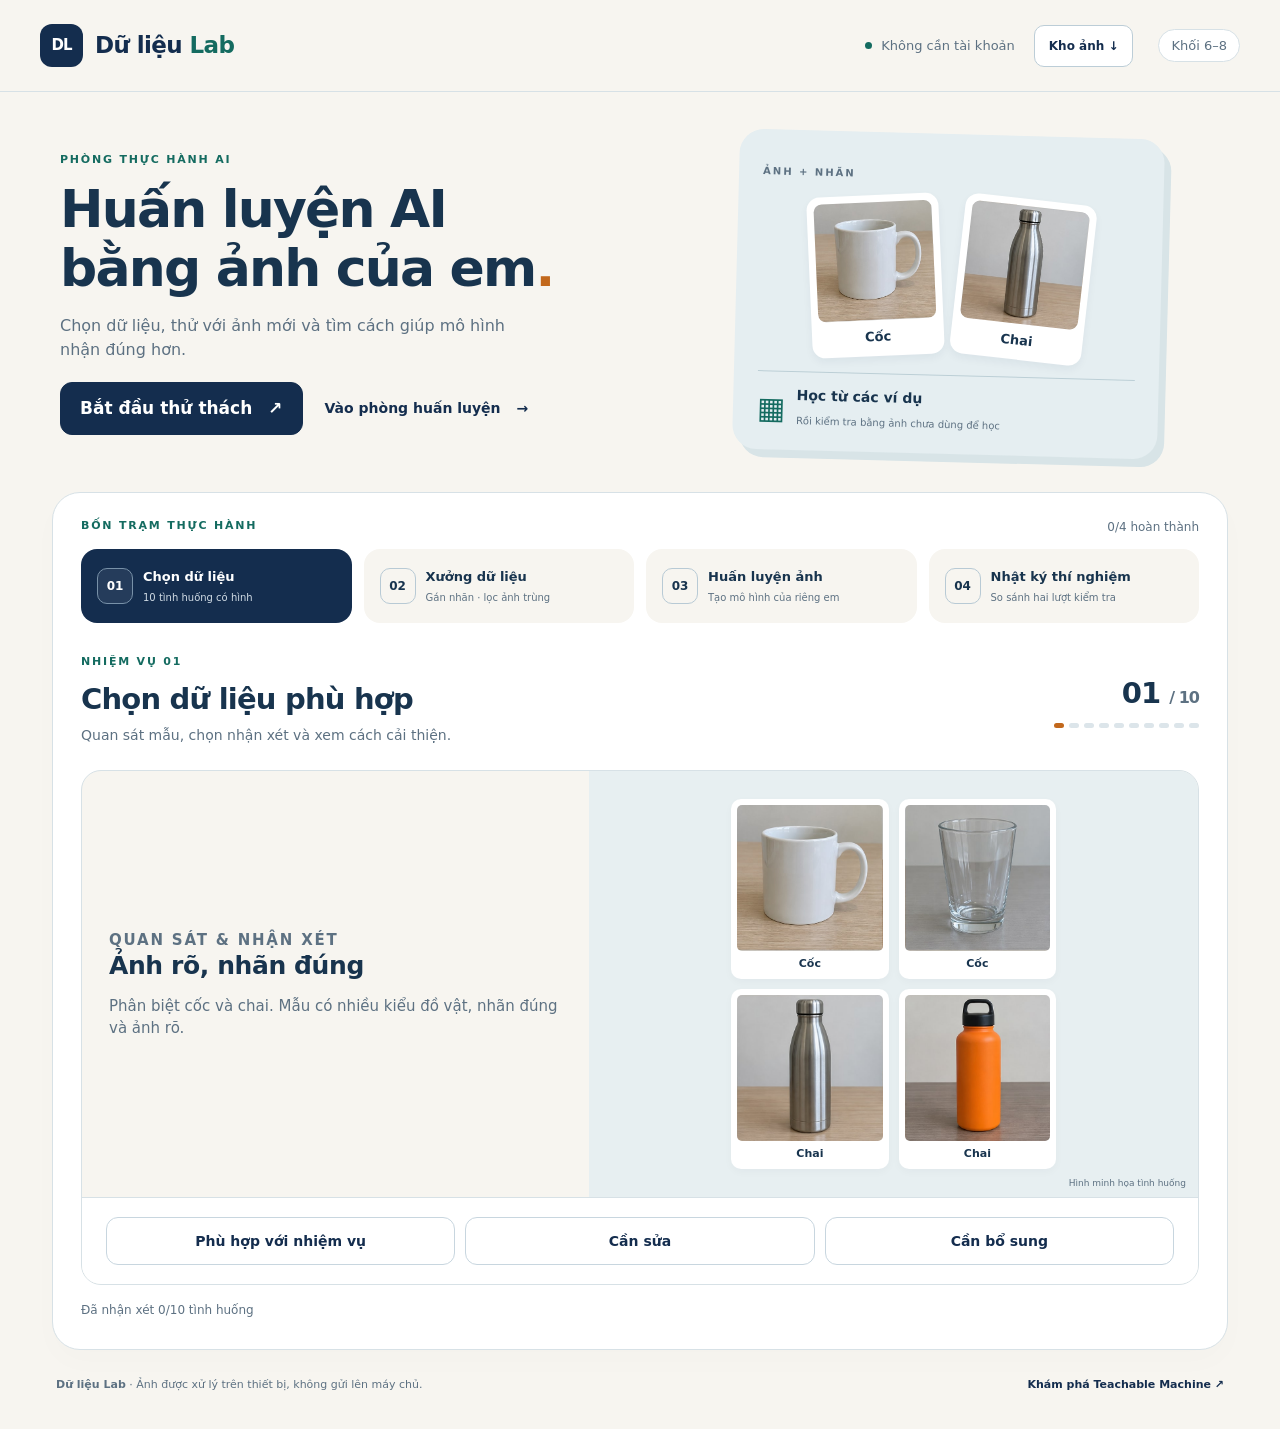
<file: index.html>
<!doctype html>
<html lang="vi">
<head>
  <meta charset="utf-8"><meta name="viewport" content="width=device-width,initial-scale=1">
  <meta name="theme-color" content="#142d4e"><meta name="description" content="Thực hành chọn dữ liệu, huấn luyện bộ phân loại ảnh và so sánh kết quả trên iPad. Không cần tài khoản.">
  <title>Dữ liệu Lab · Thử nghiệm AI</title><link rel="stylesheet" href="style.css?v=4">
</head>
<body>
<a class="skip" href="#workspace">Vào phần thực hành</a>
<header class="site-header"><a class="brand" href="./" aria-label="Dữ liệu Lab — trang chủ"><span class="brand-icon" aria-hidden="true">DL</span><span>Dữ liệu <b>Lab</b></span></a><div class="header-meta"><span class="online-dot" aria-hidden="true"></span>Không cần tài khoản <a class="header-resource" href="tai-anh.html">Kho ảnh ↓</a><span class="class-pill">Khối 6–8</span></div></header>
<main>
  <section class="intro" aria-labelledby="introTitle">
    <div><p class="eyebrow">PHÒNG THỰC HÀNH AI</p><h1 id="introTitle">Huấn luyện AI<br>bằng ảnh của em<span>.</span></h1><p>Chọn dữ liệu, thử với ảnh mới và tìm cách giúp mô hình nhận đúng hơn.</p><div class="hero-actions"><button id="startQuality">Bắt đầu thử thách <span aria-hidden="true">↗</span></button><button id="startModel" class="text-button">Vào phòng huấn luyện <span aria-hidden="true">→</span></button></div></div>
    <div class="hero-study" aria-label="Ví dụ minh họa: ảnh cốc và ảnh chai đi kèm nhãn"><span class="study-stamp">ẢNH + NHÃN</span><div class="study-photos"><div class="study-photo"><div class="photo-object cup" role="img" aria-label="Ảnh minh họa một chiếc cốc"></div><span>Cốc</span></div><div class="study-photo"><div class="photo-object bottle" role="img" aria-label="Ảnh minh họa một chai kim loại"></div><span>Chai</span></div></div><div class="study-caption"><span class="mini-squares" aria-hidden="true">▦</span><div><b>Học từ các ví dụ</b><small>Rồi kiểm tra bằng ảnh chưa dùng để học</small></div></div></div>
  </section>

  <div id="workspace" class="workspace">
    <div class="journey-heading"><p class="eyebrow">BỐN TRẠM THỰC HÀNH</p><span id="missionCount">0/4 hoàn thành</span></div>
    <nav class="mission-nav" role="tablist" aria-label="Các nhiệm vụ">
      <button id="tab-quality" role="tab" aria-selected="true" aria-controls="quality" data-tab="quality" class="active"><span class="mission-number" id="badge-quality">01</span><span><b>Chọn dữ liệu</b><small>10 tình huống có hình</small></span><span class="mission-arrow" aria-hidden="true">→</span></button>
      <button id="tab-workshop" role="tab" aria-selected="false" aria-controls="workshop" data-tab="workshop" tabindex="-1"><span class="mission-number" id="badge-workshop">02</span><span><b>Xưởng dữ liệu</b><small>Gán nhãn · lọc ảnh trùng</small></span><span class="mission-arrow" aria-hidden="true">→</span></button>
      <button id="tab-model" role="tab" aria-selected="false" aria-controls="model" data-tab="model" tabindex="-1"><span class="mission-number" id="badge-model">03</span><span><b>Huấn luyện ảnh</b><small>Tạo mô hình của riêng em</small></span><span class="mission-arrow" aria-hidden="true">→</span></button>
      <button id="tab-report" role="tab" aria-selected="false" aria-controls="report" data-tab="report" tabindex="-1"><span class="mission-number" id="badge-report">04</span><span><b>Nhật ký thí nghiệm</b><small>So sánh hai lượt kiểm tra</small></span><span class="mission-arrow" aria-hidden="true">→</span></button>
    </nav>

    <section id="quality" class="tab" role="tabpanel" aria-labelledby="tab-quality">
      <div class="section-head"><div><p class="eyebrow">NHIỆM VỤ 01</p><h2 tabindex="-1">Chọn dữ liệu phù hợp</h2><p>Quan sát mẫu, chọn nhận xét và xem cách cải thiện.</p></div><div class="quiz-meter"><strong id="caseCounter">01 <span>/ 10</span></strong><div id="quizDots" class="quiz-dots" aria-label="Tiến độ tình huống"></div></div></div>
      <div id="case"></div><div id="caseFeedback" role="status" aria-live="polite"></div><div class="quiz-bottom"><p id="caseProgress"></p><button id="nextCase" hidden>Tình huống tiếp theo <span aria-hidden="true">→</span></button></div>
    </section>

    <section id="workshop" class="tab" role="tabpanel" aria-labelledby="tab-workshop" hidden>
 <div class="section-head"><div><p class="eyebrow">NHIỆM VỤ 02</p><h2 tabindex="-1">Xưởng dữ liệu</h2><p>Tự gán nhãn và loại các bản sao trước khi huấn luyện.</p></div><a class="upload secondary" href="tai-anh.html">Mở kho ảnh ↓</a></div>
 <div class="workshop-tabs" role="tablist" aria-label="Hoạt động xưởng dữ liệu"><button role="tab" id="ws-labels" aria-selected="true" aria-controls="label-lab" data-workshop="labels" class="active">Gán nhãn 12 ảnh</button><button role="tab" id="ws-duplicates" aria-selected="false" aria-controls="duplicate-lab" data-workshop="duplicates" tabindex="-1">Lọc ảnh trùng</button></div>
 <section id="label-lab" role="tabpanel" aria-labelledby="ws-labels"><div class="workshop-instruction"><h3>Chọn Cốc hoặc Chai cho từng ảnh</h3><span id="labelCount" class="count">0/12 ảnh có nhãn</span></div><div id="labelGrid" class="label-grid"></div><p id="labelFeedback" class="workshop-feedback" role="status"></p><div class="action-row"><button id="checkLabels">Kiểm tra bộ nhãn</button><button id="resetLabels" class="secondary">Gán nhãn lại</button><button id="useLabeledData" class="secondary" disabled>Dùng bộ này để huấn luyện →</button></div></section>
 <section id="duplicate-lab" role="tabpanel" aria-labelledby="ws-duplicates" hidden><div class="workshop-instruction"><div><h3>Loại bản sao, giữ mỗi ảnh một lần</h3><p>Ảnh khác góc chụp vẫn là ảnh khác. Bấm vào ảnh muốn loại.</p></div><span id="duplicateCount" class="count">Đang giữ 10 ảnh</span></div><div id="duplicateGrid" class="duplicate-grid"></div><p id="duplicateFeedback" class="workshop-feedback" role="status"></p><div class="action-row"><button id="checkDuplicates">Kiểm tra bộ ảnh</button><button id="resetDuplicates" class="secondary">Làm lại</button></div></section>
 <p class="small">Ảnh trong xưởng là ảnh minh họa tổng hợp. Có thể tải các bộ ảnh ở Kho ảnh để dùng trong công cụ khác.</p>
</section>

    <section id="model" class="tab" role="tabpanel" aria-labelledby="tab-model" hidden>
      <div class="section-head"><div><p class="eyebrow">NHIỆM VỤ 03</p><h2 tabindex="-1">Bộ phân loại của em</h2><p>Hai đồ vật · Ít nhất 6 ảnh mỗi nhãn · 4 ảnh kiểm tra riêng</p></div><button id="demo" class="secondary">Thử bộ ảnh minh họa <span aria-hidden="true">↗</span></button></div>
      <div class="studio-guide"><span><b>1</b> Thu thập ảnh</span><span><b>2</b> Huấn luyện</span><span><b>3</b> Kiểm tra ảnh mới</span><span><b>4</b> Bổ sung và so sánh</span></div>
      <div class="classes">
        <section class="class-card"><div class="class-top"><span class="class-letter">A</span><label for="name0">Nhãn thứ nhất</label><span id="count0" class="count">0 ảnh</span></div><input id="name0" value="Cốc" maxlength="24"><div id="gallery0" class="gallery"></div><div class="collection-goal"><span id="goal0">Mục tiêu: 6 ảnh</span><div class="goal-track"><i id="fill0"></i></div></div><div class="uploads"><label class="upload">Chụp ảnh<input type="file" accept="image/*" capture="environment" data-class="0" aria-label="Chụp ảnh cho nhãn thứ nhất"></label><label class="upload secondary">Thêm từ thư viện<input type="file" accept="image/*" multiple data-class="0" aria-label="Thêm ảnh cho nhãn thứ nhất"></label></div><button class="plain" data-clear="0">Xóa ảnh nhãn này</button></section>
        <section class="class-card"><div class="class-top"><span class="class-letter class-b">B</span><label for="name1">Nhãn thứ hai</label><span id="count1" class="count">0 ảnh</span></div><input id="name1" value="Chai" maxlength="24"><div id="gallery1" class="gallery"></div><div class="collection-goal"><span id="goal1">Mục tiêu: 6 ảnh</span><div class="goal-track"><i id="fill1"></i></div></div><div class="uploads"><label class="upload">Chụp ảnh<input type="file" accept="image/*" capture="environment" data-class="1" aria-label="Chụp ảnh cho nhãn thứ hai"></label><label class="upload secondary">Thêm từ thư viện<input type="file" accept="image/*" multiple data-class="1" aria-label="Thêm ảnh cho nhãn thứ hai"></label></div><button class="plain" data-clear="1">Xóa ảnh nhãn này</button></section>
      </div>
      <div class="trainbar"><div><span class="eyebrow">MÔ HÌNH PHÂN LOẠI</span><p id="trainStatus" role="status">Thêm ảnh cho cả hai nhãn để bắt đầu.</p></div><button id="train">Huấn luyện mô hình <span aria-hidden="true">→</span></button></div>
      <div class="test-layout">
        <section class="test-bank panel"><p class="eyebrow">GIỮ RIÊNG ĐỂ KIỂM TRA</p><h3>Bộ ảnh kiểm tra</h3><p>Thêm 4 ảnh mới. Giữ bộ này để dùng lại sau khi huấn luyện lần hai.</p><label class="upload secondary bank-upload">Thêm ảnh kiểm tra<input id="bankFiles" type="file" accept="image/*" multiple aria-label="Thêm ảnh vào bộ kiểm tra riêng"></label><div id="bankGallery" class="bank-gallery"></div><p id="bankStatus" class="small"></p><button id="clearBank" class="plain" hidden>Xóa bộ ảnh kiểm tra</button></section>
        <section class="testing panel"><div class="test-title"><div><p class="eyebrow">DÙNG MÔ HÌNH</p><h3>Thử một ảnh mới</h3></div><span id="testCount" class="count">0 ảnh đã thử</span></div><div class="uploads"><label class="upload">Chụp ảnh kiểm tra<input id="testCapture" type="file" accept="image/*" capture="environment"></label><label class="upload secondary">Chọn ảnh kiểm tra<input id="testFile" type="file" accept="image/*"></label><button id="demoTest" class="secondary" hidden>Ảnh minh họa mới</button></div><div id="prediction" aria-live="polite"><div class="prediction-empty"><span aria-hidden="true">▧</span><p>Chọn một ảnh trong bộ kiểm tra<br>hoặc chụp một ảnh mới.</p></div></div><div id="mark" class="truth-box" hidden><p>Nhãn thật của ảnh này là gì?</p><button id="truth0"></button><button id="truth1" class="secondary"></button></div><p id="modelMessage" class="message" role="status"></p></section>
      </div>
      <section class="experiment panel"><div class="section-head"><div><p class="eyebrow">LƯU LẠI QUAN SÁT</p><h3>Lượt kiểm tra hiện tại</h3></div><p id="score" role="status">Chưa ghi kết quả kiểm tra.</p></div><div id="testTrail" class="test-trail" aria-label="Các kết quả đã ghi"></div><label for="change">Dữ liệu của lượt này có gì khác?</label><textarea id="change" rows="2" placeholder="Ví dụ: lượt 1 chỉ có một nền; lượt 2 bổ sung cả hai đồ vật trên nhiều nền."></textarea><div class="action-row"><button id="saveRound">Lưu lượt kiểm tra</button><button id="resetTests" class="secondary">Bắt đầu lượt kiểm tra mới</button><button id="viewReport" class="text-button">Mở nhật ký →</button></div></section>
      <details><summary>Cách mô hình hoạt động và cách chụp ảnh</summary><p>Mô hình k-NN so sánh ảnh mới với 3 ví dụ gần nhất, dựa trên ảnh thu nhỏ 16 × 16 điểm ảnh. Vì vậy, nền, vị trí và ánh sáng có thể ảnh hưởng mạnh đến dự đoán. Nó khác mô hình học sâu của Teachable Machine.</p><p>Chụp vật gần và ở giữa ảnh, đổi góc chụp và nền. Không dùng ảnh mặt hoặc thông tin cá nhân. Nếu nút Chụp ảnh không mở camera, hãy chụp bằng ứng dụng Camera rồi thêm từ thư viện.</p><p>Ảnh chỉ ở trong bộ nhớ của trình duyệt. Tải lại trang sẽ mất ảnh và mô hình, nhưng nhật ký đã lưu vẫn còn trên thiết bị. Bộ ảnh minh họa là hình vẽ tổng hợp để làm quen thao tác.</p></details>
    </section>

    <section id="report" class="tab" role="tabpanel" aria-labelledby="tab-report" hidden>
      <div class="section-head"><div><p class="eyebrow">NHIỆM VỤ 04</p><h2 tabindex="-1">Nhật ký thí nghiệm</h2><p>So sánh hai lượt bằng cùng bộ ảnh kiểm tra.</p></div><button id="backToModel" class="secondary">Tiếp tục huấn luyện →</button></div>
      <div id="comparison"></div><div id="rounds"></div><section class="panel conclusion-panel"><h3>Kết luận của em</h3><p>Nêu số ảnh đúng, dữ liệu đã thay đổi và một trường hợp còn nhận sai.</p><label class="sr-only" for="conclusion">Kết luận dựa trên kết quả</label><textarea id="conclusion" rows="4" placeholder="Lượt 1 đúng …/4; lượt 2 đúng …/4. Em đã thêm … Ảnh … vẫn bị nhận nhầm."></textarea><div class="action-row"><button id="download">Tải báo cáo văn bản ↓</button><button id="resetAll" class="plain">Xóa nhật ký đã lưu</button></div><p id="reportStatus" class="message" role="status"></p></section>
    </section>
  </div>
  <footer><span><b>Dữ liệu Lab</b> · Ảnh được xử lý trên thiết bị, không gửi lên máy chủ.</span><a href="https://teachablemachine.withgoogle.com/train/image" target="_blank" rel="noopener">Khám phá Teachable Machine ↗</a></footer>
</main>
<script src="app.js?v=4"></script><script src="workshop.js?v=4"></script>
</body></html>
</file>
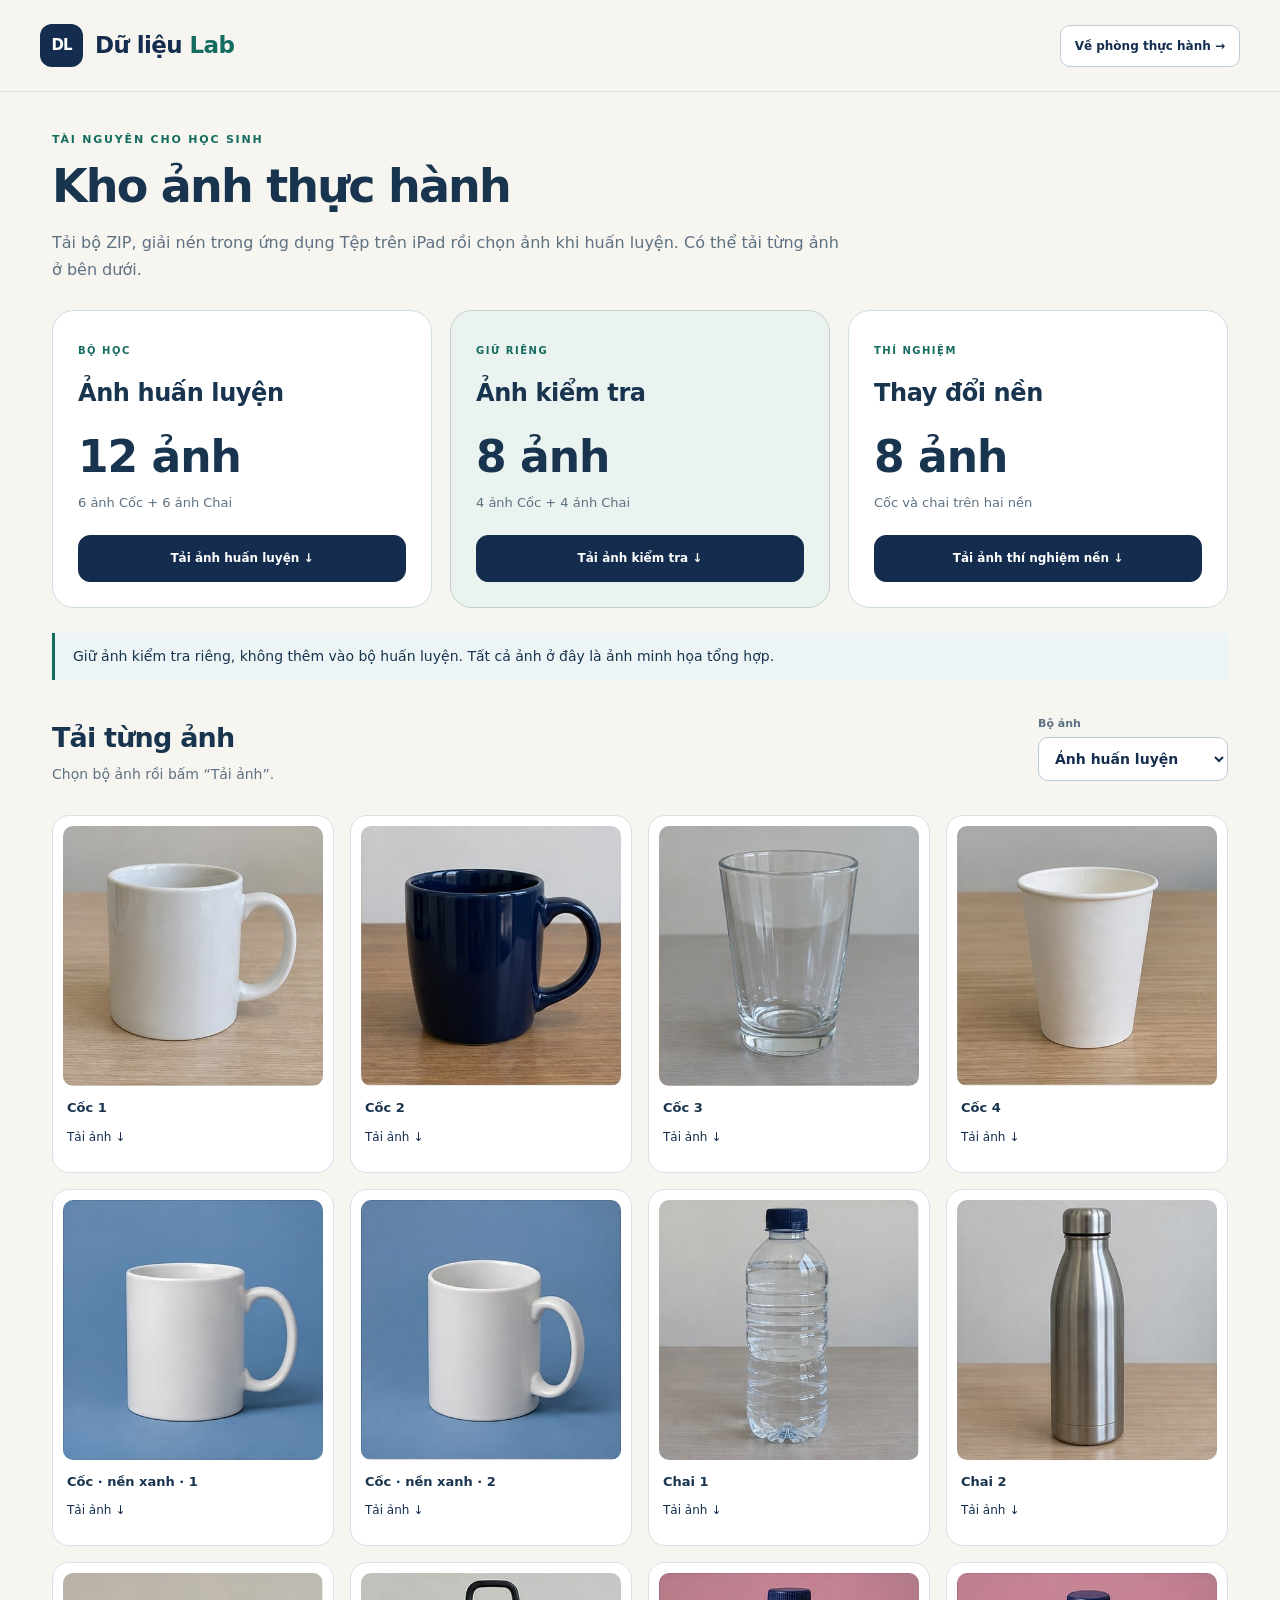
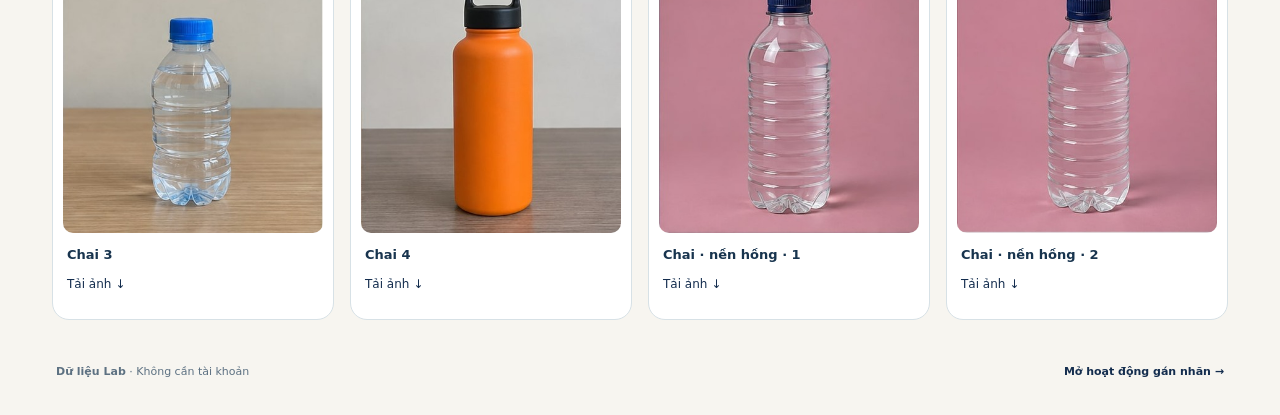
<file: tai-anh.html>
<!doctype html><html lang="vi"><head><meta charset="utf-8"><meta name="viewport" content="width=device-width,initial-scale=1"><title>Kho ảnh thực hành · Dữ liệu Lab</title><link rel="stylesheet" href="style.css?v=4"></head><body>
<header class="site-header"><a class="brand" href="./"><span class="brand-icon" aria-hidden="true">DL</span><span>Dữ liệu <b>Lab</b></span></a><a class="header-resource" href="./#workshop">Về phòng thực hành →</a></header>
<main class="resource-main"><section class="resource-intro"><p class="eyebrow">TÀI NGUYÊN CHO HỌC SINH</p><h1>Kho ảnh thực hành</h1><p>Tải bộ ZIP, giải nén trong ứng dụng Tệp trên iPad rồi chọn ảnh khi huấn luyện. Có thể tải từng ảnh ở bên dưới.</p></section>
<section class="download-packs" aria-label="Các bộ ảnh tải xuống">
<article class="download-pack"><span class="pack-label">BỘ HỌC</span><h2>Ảnh huấn luyện</h2><strong>12 ảnh</strong><p>6 ảnh Cốc + 6 ảnh Chai</p><a class="upload" href="downloads/anh-huan-luyen.zip" download>Tải ảnh huấn luyện ↓</a></article>
<article class="download-pack test-pack"><span class="pack-label">GIỮ RIÊNG</span><h2>Ảnh kiểm tra</h2><strong>8 ảnh</strong><p>4 ảnh Cốc + 4 ảnh Chai</p><a class="upload" href="downloads/anh-kiem-tra.zip" download>Tải ảnh kiểm tra ↓</a></article>
<article class="download-pack"><span class="pack-label">THÍ NGHIỆM</span><h2>Thay đổi nền</h2><strong>8 ảnh</strong><p>Cốc và chai trên hai nền</p><a class="upload" href="downloads/thi-nghiem-nen.zip" download>Tải ảnh thí nghiệm nền ↓</a></article>
</section>
<p class="resource-rule">Giữ ảnh kiểm tra riêng, không thêm vào bộ huấn luyện. Tất cả ảnh ở đây là ảnh minh họa tổng hợp.</p>
<section aria-labelledby="individualTitle"><div class="section-head"><div><h2 id="individualTitle">Tải từng ảnh</h2><p>Chọn bộ ảnh rồi bấm “Tải ảnh”.</p></div><label class="resource-filter">Bộ ảnh<select id="resourceFilter"><option value="train">Ảnh huấn luyện</option><option value="test">Ảnh kiểm tra</option><option value="background">Thí nghiệm nền</option></select></label></div><div id="resourceGrid" class="resource-grid"></div><p id="resourceStatus" role="status"></p></section>
<footer><span><b>Dữ liệu Lab</b> · Không cần tài khoản</span><a href="./#workshop-labels">Mở hoạt động gán nhãn →</a></footer></main><script src="resources.js?v=4"></script></body></html>
</file>
<file: style.css>
@charset "UTF-8";
:root{--navy:#142d4e;--ink:#18344e;--blue:#244d70;--orange:#c2681c;--cream:#f7f5f0;--muted:#5d7182;--teal:#146b60;--pale:#eaf2f4;--line:#d7e1e6;--red:#a83e4a;--white:#fff;--radius:22px}
*{box-sizing:border-box}html{scroll-behavior:smooth;scroll-padding-top:20px}body{margin:0;background:var(--cream);color:var(--ink);font:17px/1.5 ui-sans-serif,system-ui,-apple-system,"Segoe UI",sans-serif}button,input,textarea{font:inherit}button,a,.upload{-webkit-tap-highlight-color:transparent}button,.upload{border:1px solid var(--navy);background:var(--navy);color:white;padding:13px 19px;border-radius:12px;font-weight:700;min-height:48px;cursor:pointer;display:inline-flex;align-items:center;justify-content:center;gap:16px;text-decoration:none;transition:background .18s,transform .18s}button:hover,.upload:hover{background:#254c6e}button:active,.upload:active{transform:translateY(1px)}button:disabled{opacity:.48;cursor:not-allowed;transform:none}.secondary{background:var(--white);color:var(--navy);border-color:#b7c9d5}.secondary:hover{background:#edf4f6}.plain,.text-button{background:none;color:var(--navy);border:0;padding:8px 2px}.plain{font-size:14px;text-decoration:underline;color:var(--muted)}.text-button:hover,.plain:hover{background:transparent;color:var(--teal)}button:focus-visible,a:focus-visible,input:focus-visible,textarea:focus-visible,summary:focus-visible,.upload:focus-within{outline:3px solid #d27a25;outline-offset:4px}.skip{position:absolute;left:20px;top:-100px;z-index:5;background:white;padding:12px}.skip:focus{top:10px}.sr-only{position:absolute;width:1px;height:1px;overflow:hidden;clip:rect(0,0,0,0);white-space:nowrap}a{color:var(--navy)}[hidden]{display:none!important}
.site-header{max-width:1320px;margin:auto;display:flex;align-items:center;justify-content:space-between;padding:24px 40px;border-bottom:1px solid var(--line)}.brand{display:flex;align-items:center;gap:12px;text-decoration:none;font-size:23px;font-weight:750;letter-spacing:-.6px}.brand b{color:var(--teal)}.brand-icon{display:grid;place-items:center;background:var(--navy);color:white;border-radius:12px;width:43px;height:43px;font-size:15px;letter-spacing:-1px}.header-meta{display:flex;align-items:center;gap:9px;font-size:13px;color:var(--muted)}.online-dot{width:7px;height:7px;background:var(--teal);border-radius:50%}.class-pill{padding:6px 12px;border:1px solid var(--line);border-radius:100px;margin-left:16px;background:white}main{max-width:1240px;margin:auto;padding:0 32px}.intro{display:grid;grid-template-columns:1.25fr 1fr;align-items:center;gap:70px;padding:42px 8px 38px}.eyebrow{font-size:11px;font-weight:800;letter-spacing:1.8px;color:var(--teal);margin:0 0 11px}h1{font-size:clamp(34px,4.2vw,52px);line-height:1.14;letter-spacing:-1.8px;margin:0 0 15px}h1>span{color:var(--orange)}.intro>div>p:not(.eyebrow){font-size:16px;max-width:450px;color:var(--muted);margin:0 0 20px}.hero-actions{display:flex;align-items:center;gap:20px;flex-wrap:wrap}.hero-actions .text-button{font-size:14px}.hero-study{position:relative;border-radius:24px;padding:27px 24px 18px;background:#e5eef1;max-width:425px;transform:rotate(1.5deg);box-shadow:7px 8px 0 #d8e4e7}.study-stamp{font-size:10px;font-weight:800;letter-spacing:2px;color:var(--muted)}.study-photos{display:flex;justify-content:center;gap:16px;margin:10px 0 18px}.study-photo{width:132px;padding:7px;background:white;border-radius:13px;box-shadow:0 4px 8px #142d4e0d;transform:rotate(-4deg)}.study-photo+div{transform:rotate(5deg)}.study-photo>span{display:block;text-align:center;font-size:13px;font-weight:750;padding:7px 0 2px}.photo-object{aspect-ratio:1;background-image:url("assets/objects.jpg");background-size:400% 200%;border-radius:8px;background-position:0 0}.photo-object.bottle{background-position:33.333% 100%}.study-caption{display:flex;align-items:center;gap:11px;border-top:1px solid #bccfd6;padding-top:13px}.study-caption b{display:block;font-size:14px}.study-caption small{font-size:10px;color:var(--muted)}.mini-squares{font-size:30px;color:var(--teal)}
.workspace{background:#fff;border:1px solid var(--line);border-radius:28px;padding:25px 28px 30px;box-shadow:0 12px 30px #142d4e04}.journey-heading{display:flex;align-items:center;justify-content:space-between;margin-bottom:13px}.journey-heading .eyebrow{margin:0}.journey-heading>span{font-size:12px;color:var(--muted)}.mission-nav{display:grid;grid-template-columns:repeat(3,minmax(0,1fr));gap:12px}.mission-nav button{background:var(--cream);border:1px solid transparent;color:var(--ink);text-align:left;justify-content:flex-start;padding:17px 15px;border-radius:16px;gap:13px}.mission-nav button.active{background:var(--navy);color:white}.mission-nav button:hover{border-color:#9cb4c3}.mission-number{border:1px solid #b8cad5;border-radius:10px;width:36px;height:36px;display:grid;place-items:center;font-size:12px;flex-shrink:0}.active .mission-number{border-color:#7891a8;background:#ffffff12}.mission-number.complete{background:var(--teal);color:#fff;border-color:var(--teal)}.mission-nav b{display:block;font-size:14px}.mission-nav small{font-size:10px;color:var(--muted);font-weight:500;display:block;margin-top:4px}.mission-nav .active small{color:#d1dce5}.mission-arrow{margin-left:auto;font-size:19px}.tab{padding:31px 0 0}.section-head{display:flex;justify-content:space-between;gap:25px;align-items:center;margin:0 0 24px}.section-head h2{font-size:29px;line-height:1.2;letter-spacing:-.8px;margin:0 0 9px}.section-head p:not(.eyebrow){font-size:14px;color:var(--muted);margin:0}.section-head h3{margin:0;font-size:23px}.quiz-meter{text-align:right;min-width:140px}.quiz-meter>strong{font-size:29px;letter-spacing:-1px}.quiz-meter>strong span{font-size:16px;color:var(--muted)}.quiz-dots{display:flex;gap:5px;margin-top:7px}.quiz-dots i{width:10px;height:5px;border-radius:3px;background:#dce5ea}.quiz-dots i.current{background:var(--orange)}.quiz-dots i.done{background:var(--teal)}#case{border:1px solid var(--line);border-radius:20px;overflow:hidden;background:var(--cream)}.case-layout{display:grid;grid-template-columns:1fr 1.2fr;min-height:300px}.case-copy{padding:29px 27px;display:flex;flex-direction:column;justify-content:center}.case-copy h3{font-size:25px;line-height:1.23;letter-spacing:-.4px;margin:0 0 13px}.case-copy p{font-size:15px;color:var(--muted);margin:0}.case-visual{min-height:270px;background:#e7eff1;padding:24px;display:flex;align-items:center;justify-content:center;gap:10px;position:relative}.sample-grid{display:grid;grid-template-columns:repeat(2,1fr);gap:10px;max-width:330px;width:100%}.sample-grid.six{grid-template-columns:repeat(3,1fr)}.sample-photo{background:#fff;border-radius:10px;padding:6px;min-width:0;box-shadow:0 3px 8px #142d4e08}.sample-photo>div{aspect-ratio:1;background-size:400% 200%;border-radius:5px}.sample-photo>span{font-size:11px;text-align:center;display:block;padding:5px 0 1px;font-weight:700}.visual-caption{position:absolute;bottom:7px;right:12px;font-size:9px;color:var(--muted)}.choices{padding:19px 24px;display:flex;gap:10px;background:white;border-top:1px solid var(--line)}.choices button{flex:1;font-size:14px;background:#fff;color:var(--navy);border-color:#c8d6df;gap:9px;padding:12px}.choices button:hover{background:#f0f5f7}.choices button.selected{border:2px solid var(--navy);background:#edf3f6}.choices button.correct-choice{border-color:var(--teal);background:#e4f3ed;color:#0c584d}.choices button:disabled{opacity:.75}#caseFeedback:not(:empty){background:#eaf4ee;border:1px solid #c4dfd1;border-radius:13px;padding:16px 20px;margin-top:15px}#caseFeedback.revisit{background:#fff3e7;border-color:#e9cbaa}#caseFeedback strong{font-size:15px}#caseFeedback p{font-size:14px;margin:5px 0 0;color:#405b56}#caseFeedback.revisit p{color:#765331}.quiz-bottom{display:flex;justify-content:space-between;align-items:center;gap:15px;margin-top:16px}#caseProgress{font-size:12px;color:var(--muted);margin:0}.case-summary{padding:40px;text-align:center}.summary-mark{display:grid;place-items:center;margin:0 auto 18px;width:60px;height:60px;border-radius:50%;background:#def0e7;color:var(--teal);font-size:30px}.case-summary h3{font-size:28px;margin:0 0 12px}.case-summary p{color:var(--muted)}.summary-actions{display:flex;justify-content:center;gap:12px;flex-wrap:wrap;margin-top:23px}.mini-pair{display:flex;gap:12px;width:100%;max-width:370px}.mini-pair>div{flex:1;text-align:center;min-width:0}.mini-pair b{font-size:11px;display:block;margin-bottom:8px}.mini-pair .sample-photo{margin-bottom:8px}.text-samples{width:100%;display:grid;gap:12px}.text-samples>div{background:white;border:1px solid #cddde4;border-radius:13px;padding:15px;font-size:17px;font-weight:700}.text-samples small{font-size:11px;display:block;color:var(--teal);font-weight:600;margin-top:7px}.text-board{background:var(--navy);color:white;border:8px solid #d1ac74;border-radius:8px;padding:28px;font-size:27px;font-weight:800;text-align:center}.text-board>span{filter:blur(7px);display:block}.voice-grid{display:grid;grid-template-columns:repeat(3,1fr);gap:9px;width:100%}.voice-sample{background:white;padding:15px 7px;border-radius:12px;text-align:center;font-size:10px}.wave{height:40px;display:flex;justify-content:center;gap:3px;align-items:center;margin:6px 0}.wave i{width:4px;background:var(--teal);border-radius:4px}.wave i:nth-child(5n+1){height:12px}.wave i:nth-child(5n+2){height:29px}.wave i:nth-child(5n+3){height:38px}.wave i:nth-child(5n+4){height:21px}.wave i:nth-child(5n){height:15px}.noise-sample{max-width:330px;width:100%;padding:20px;background:white;border-radius:17px;text-align:center}.noise-sample>span{font-size:13px;color:var(--muted)}.noise-sample b{display:block;margin-top:10px}.condition-label{background:var(--navy);border-radius:14px;color:white;font-size:14px;padding:19px;max-width:160px}.condition-label b{display:block;margin-bottom:7px}
.studio-guide{display:flex;justify-content:space-between;gap:10px;font-size:12px;padding:16px;background:var(--pale);border-radius:14px;margin-bottom:22px}.studio-guide b{display:inline-grid;place-items:center;width:25px;height:25px;border-radius:8px;background:#fff;margin-right:6px;color:var(--teal)}.classes{display:grid;grid-template-columns:1fr 1fr;gap:20px}.class-card{border:1px solid var(--line);border-radius:20px;padding:21px;background:white}.class-top{display:flex;align-items:center;gap:10px;margin-bottom:13px}.class-top label{margin:0;font-size:12px;color:var(--muted)}.class-letter{width:29px;height:29px;display:grid;place-items:center;background:var(--navy);color:white;border-radius:9px;font-size:12px;font-weight:800}.class-letter.class-b{background:var(--teal)}.count{padding:5px 9px;border-radius:8px;background:#edf2f5;font-size:11px;white-space:nowrap;color:var(--muted);font-weight:650}.class-top .count{margin-left:auto}input:not([type=file]),textarea{border:1px solid #bccdd7;border-radius:11px;background:#fff;color:var(--ink);width:100%;padding:12px 14px}input:not([type=file]){font-size:22px;font-weight:750;margin-bottom:15px}textarea{resize:vertical;min-height:83px;font-size:15px;line-height:1.6;margin-bottom:15px}label{font-size:14px;font-weight:700;display:block;margin:0 0 10px}.uploads{display:flex;gap:8px;flex-wrap:wrap;margin:15px 0 4px}.upload{position:relative;overflow:hidden;margin:0;font-size:12px;gap:6px;min-height:47px;padding:12px 13px}.upload input{position:absolute;inset:0;width:100%;height:100%;opacity:0;cursor:pointer}.gallery{display:grid;grid-template-columns:repeat(4,1fr);gap:7px;min-height:96px;max-height:230px;overflow:auto;align-content:start}.gallery-empty{grid-column:1/-1;border:1px dashed #bdd0dc;background:#f6f9fa;border-radius:12px;min-height:96px;display:flex;align-items:center;justify-content:center;gap:10px;color:var(--muted);font-size:13px}.gallery-empty>span{font-size:25px}.sample-thumb{position:relative;aspect-ratio:1;margin:0}.sample-thumb img{width:100%;height:100%;object-fit:cover;border:1px solid var(--line);border-radius:9px}.remove-photo{position:absolute;right:2px;top:2px;padding:0;width:26px;height:26px;min-height:26px;display:grid;place-items:center;background:#142d4ee6;border:1px solid #fff9;border-radius:50%;font-size:18px;font-weight:400}.collection-goal{margin-top:12px;font-size:11px;color:var(--muted)}.goal-track{height:4px;background:#e4ecef;border-radius:3px;margin-top:7px;overflow:hidden}.goal-track i{display:block;height:100%;width:0;background:var(--teal);transition:width .2s}.trainbar{display:flex;align-items:center;justify-content:space-between;gap:20px;border-radius:18px;background:var(--navy);color:white;padding:23px 25px;margin:20px 0 28px}.trainbar .eyebrow{color:#afcbd8;font-size:10px;display:block;margin-bottom:6px}.trainbar p{font-size:13px;margin:0;max-width:560px}.trainbar button{background:#fff;color:var(--navy);flex-shrink:0}.trainbar button:hover{background:#dfedf1}.panel{border:1px solid var(--line);border-radius:20px;background:white;padding:23px}.panel h3{font-size:22px;letter-spacing:-.4px;line-height:1.3;margin:0 0 11px}.panel>p:not(.eyebrow),.panel>div>p:not(.eyebrow){font-size:13px;color:var(--muted)}.test-layout{display:grid;grid-template-columns:.8fr 1.45fr;gap:20px}.test-bank{background:#f4f8f9}.bank-upload{width:100%}.bank-gallery{display:grid;grid-template-columns:1fr 1fr;gap:9px;margin-top:15px}.bank-item{padding:6px;display:block;position:relative;background:white;color:var(--navy);border:1px solid #c7d7e1;border-radius:11px;min-width:0}.bank-item:hover{background:#e2eff1}.bank-item img{width:100%;aspect-ratio:1;object-fit:cover;border-radius:6px;display:block}.bank-item span{display:block;font-size:10px;margin-top:6px}.bank-item.checked:after{content:'✓';position:absolute;right:10px;top:10px;background:var(--teal);color:white;width:22px;height:22px;border-radius:50%;font-size:12px;display:grid;place-items:center}.bank-empty{grid-column:1/-1;padding:20px 10px;border:1px dashed #bbcdd7;border-radius:12px;text-align:center;font-size:12px;color:var(--muted)}.small{font-size:11px!important;color:var(--muted)}.test-title{display:flex;justify-content:space-between;gap:12px;align-items:flex-start}.test-title .eyebrow{margin-bottom:7px}.testing .uploads{margin:12px 0 19px}.prediction-empty{min-height:170px;border:1px dashed #c8d7df;border-radius:15px;background:#fafcfc;display:flex;align-items:center;justify-content:center;gap:14px;color:var(--muted);text-align:center;font-size:13px}.prediction-empty>span{font-size:33px}.predictionResult{display:flex;align-items:center;gap:20px;border-radius:15px;background:var(--pale);padding:14px;margin-top:10px}.predictionResult>img{width:110px;height:110px;object-fit:cover;border-radius:10px}.predictionResult .eyebrow{font-size:9px;margin-bottom:5px}.resultLabel{font-size:29px;line-height:1.2;font-weight:800;margin:0;overflow-wrap:anywhere}.vote{font-size:11px;color:var(--muted);margin:8px 0 0}.neighbors{padding:16px 0 3px}.neighbors>p{font-size:12px;font-weight:700;margin:0 0 10px}.neighbor-list{display:flex;gap:10px}.neighbor{margin:0;width:80px}.neighbor img{width:65px;height:65px;object-fit:cover;border-radius:8px;border:1px solid var(--line)}.neighbor figcaption{font-size:10px;line-height:1.3;margin-top:4px;overflow-wrap:anywhere}.truth-box{margin-top:17px;padding:15px;background:#fbf5eb;border:1px solid #ead9c2;border-radius:13px}.truth-box>p{font-size:13px;font-weight:700;margin:0 0 10px}.truth-box button{font-size:13px;min-height:42px;padding:10px 15px;margin-right:7px}.message{font-size:12px;color:var(--teal);min-height:1em;margin-bottom:0;overflow-wrap:anywhere}.experiment{margin-top:20px}.experiment .section-head{margin-bottom:10px}.experiment #score{font-size:15px;font-weight:750;color:var(--navy)}.test-trail{display:flex;gap:7px;flex-wrap:wrap;margin:15px 0}.test-trail span{font-size:11px;padding:7px 10px;border-radius:8px;background:#e8f3ec;color:var(--teal)}.test-trail .incorrect{background:#f8e9eb;color:var(--red)}.action-row{display:flex;align-items:center;gap:12px;flex-wrap:wrap}.action-row button{font-size:13px}details{padding:17px 20px;margin-top:22px;background:#f5f8f9;border:1px solid var(--line);border-radius:13px;font-size:13px}summary{font-weight:750;cursor:pointer}details p{color:var(--muted)}
.comparison{display:grid;grid-template-columns:1fr 1fr;gap:18px;margin-bottom:24px}.compare-card{padding:24px;border-radius:20px;background:var(--pale);border:1px solid #d4e3e7}.compare-card+div{background:#f8f0e6;border-color:#ebdcc7}.compare-card>p{font-size:12px;color:var(--muted);margin:0 0 9px}.compare-card strong{font-size:40px;line-height:1.2;letter-spacing:-1.3px}.compare-card strong small{font-size:19px;font-weight:500;color:var(--muted);letter-spacing:0}.compare-bar{height:8px;border-radius:6px;background:#d2e1e5;margin-top:17px;overflow:hidden}.compare-bar i{height:100%;background:var(--teal);display:block;min-width:0}.compare-card+div .compare-bar{background:#e8d8c4}.compare-card+div .compare-bar i{background:#a85e23}.compare-card>small{display:block;color:var(--muted);font-size:11px;margin-top:11px}.report-empty{padding:36px;text-align:center;background:var(--pale);border-radius:20px;border:1px dashed #a9c2cb;margin-bottom:24px}.report-empty h3{font-size:23px;margin:0 0 10px}.report-empty p{font-size:14px;color:var(--muted)}.round{padding:19px 0;border-top:1px solid var(--line);display:grid;grid-template-columns:160px 1fr;gap:20px}.round h3{font-size:17px;margin:0 0 6px}.round .round-score{font-size:24px;font-weight:800}.round p{font-size:13px;margin:0 0 6px}.round small{font-size:11px;color:var(--muted)}#rounds{margin-bottom:23px}.conclusion-panel>p{margin-bottom:17px}footer{display:flex;justify-content:space-between;gap:18px;color:var(--muted);font-size:11px;padding:27px 4px 35px}footer a{white-space:nowrap;text-decoration:none;font-weight:650}
@media(min-width:1100px){.case-layout{min-height:315px}.case-visual{padding:28px 36px}.sample-grid{max-width:325px}}
@media(max-width:960px){main{padding:0 24px}.site-header{padding:20px 24px}.intro{gap:30px}.hero-study{padding:22px 19px 16px}.study-photo{width:115px}.workspace{padding:22px 20px}.mission-nav button{padding:14px 10px;gap:9px}.mission-nav small{font-size:9px}.mission-arrow{display:none}.mission-nav b{font-size:12px}.mission-number{width:30px;height:32px}.studio-guide{font-size:10px}.test-layout{grid-template-columns:.78fr 1.4fr}.panel{padding:19px}.choices button{font-size:12px;padding:12px 8px}.section-head h2{font-size:26px}}
@media(max-width:700px){body{font-size:16px}.site-header{padding:16px 18px}.brand{font-size:21px}.brand-icon{width:35px;height:35px;font-size:12px}.header-meta{font-size:0;gap:0}.online-dot{display:none}.class-pill{font-size:11px;margin:0;padding:5px 10px}main{padding:0 14px}.intro{padding:29px 7px 28px;display:block}.intro h1{font-size:37px}.intro>div>p:not(.eyebrow){font-size:14px;margin-bottom:17px}.hero-study{display:none}.hero-actions{gap:12px}.hero-actions button{font-size:12px}.hero-actions .text-button{font-size:11px}.workspace{border-radius:22px;padding:20px 14px}.journey-heading .eyebrow{font-size:9px;letter-spacing:1px}.journey-heading>span{font-size:10px}.mission-nav{gap:6px}.mission-nav button{padding:12px 5px;display:flex;flex-direction:column;gap:7px;justify-content:flex-start;text-align:center;border-radius:13px}.mission-nav b{font-size:10px;line-height:1.4}.mission-nav small{display:none}.mission-number{width:29px;height:27px;border-radius:8px;font-size:10px}.tab{padding-top:26px}.section-head{align-items:flex-start;gap:12px;margin-bottom:19px}.section-head h2{font-size:24px}.section-head p:not(.eyebrow){font-size:12px}.quiz-meter{min-width:78px}.quiz-meter>strong{font-size:24px}.quiz-meter>strong span{font-size:12px}.quiz-dots{gap:3px}.quiz-dots i{width:5px}.case-layout{display:flex;flex-direction:column-reverse}.case-visual{min-height:220px;padding:18px 28px}.sample-grid{max-width:245px}.case-copy{padding:22px 19px}.case-copy h3{font-size:22px}.case-copy p{font-size:13px}.choices{flex-direction:column;padding:15px;gap:8px}.choices button{font-size:13px;min-height:47px}.quiz-bottom{align-items:flex-start}.quiz-bottom button{font-size:12px;padding:11px 13px}.quiz-bottom #caseProgress{font-size:10px;max-width:130px}.studio-guide{display:grid;grid-template-columns:1fr 1fr;gap:12px}.classes{grid-template-columns:1fr;gap:16px}.class-card{padding:17px}.section-head>button{font-size:10px;padding:11px;max-width:145px;gap:3px;min-height:43px}.trainbar{display:block;padding:21px}.trainbar button{width:100%;margin-top:17px;font-size:14px}.trainbar p{font-size:12px}.test-layout{grid-template-columns:1fr}.test-bank{order:0}.testing{order:1}.bank-gallery{grid-template-columns:repeat(4,1fr);gap:6px}.bank-item{padding:4px}.bank-item span{font-size:8px}.bank-item.checked:after{right:6px;top:6px;width:18px;height:18px;font-size:10px}.panel{padding:18px}.test-title{gap:8px}.test-title h3{font-size:21px}.test-title .count{font-size:9px}.predictionResult{gap:12px;padding:10px}.predictionResult>img{width:87px;height:87px}.resultLabel{font-size:25px}.neighbors .neighbor{width:75px}.neighbor img{width:58px;height:58px}.uploads .upload,.uploads>button{font-size:11px;min-height:45px;padding:10px 11px}.experiment .section-head{display:block}.experiment #score{font-size:13px;margin-top:9px}.action-row{gap:9px}.action-row button{font-size:11px;padding:12px 13px}.comparison{gap:10px}.compare-card{padding:18px 14px}.compare-card strong{font-size:31px}.compare-card strong small{font-size:14px}.compare-card>p{font-size:10px}.round{grid-template-columns:100px 1fr;gap:12px}.round h3{font-size:15px}.round p{font-size:12px}.report-empty{padding:25px 18px}.case-summary{padding:30px 20px}.case-summary h3{font-size:25px}footer{display:block;font-size:10px;padding:22px 6px 28px}footer a{display:inline-block;margin-top:10px}.text-board{font-size:22px}.condition-label{font-size:11px;padding:13px;max-width:120px}}
@media(prefers-reduced-motion:reduce){html{scroll-behavior:auto}*{transition:none!important;animation:none!important}.hero-study{transform:none}}

@media(pointer:coarse){.remove-photo{width:44px;height:44px;min-height:44px;font-size:24px}}

/* Keep task labels readable on tablets and compact screens. */
.mission-nav b{font-size:15px}.mission-nav small{font-size:11px}
@media(max-width:960px){.mission-nav b{font-size:13px}.mission-nav small{font-size:10px}}
@media(max-width:700px){.mission-nav b{font-size:12px}.mission-number{font-size:12px}}
/* Data workshop and downloadable image library */
.header-resource{display:inline-flex;align-items:center;min-height:42px;padding:8px 14px;border:1px solid #bccdd7;border-radius:10px;text-decoration:none;font-weight:750;font-size:12px;color:var(--navy);background:white;white-space:nowrap;margin-left:10px}.mission-nav{grid-template-columns:repeat(4,minmax(0,1fr))}.mission-nav button{gap:10px}.mission-nav b{font-size:13px}.mission-nav small{font-size:10px}.mission-arrow{display:none}.workshop-tabs{display:flex;gap:8px;padding:6px;background:var(--pale);border-radius:15px;margin-bottom:22px}.workshop-tabs button{flex:1;background:transparent;color:var(--navy);border-color:transparent;font-size:14px}.workshop-tabs button.active{background:white;box-shadow:0 2px 8px #142d4e0b;border-color:#cad9e1}.workshop-instruction{display:flex;justify-content:space-between;align-items:center;gap:20px;margin-bottom:17px}.workshop-instruction h3{font-size:21px;margin:0}.workshop-instruction p{font-size:13px;color:var(--muted);margin:8px 0 0}.label-grid{display:grid;grid-template-columns:repeat(4,minmax(0,1fr));gap:14px}.label-card{border:2px solid var(--line);border-radius:17px;background:#fff;padding:9px;min-width:0}.label-card>img{display:block;width:100%;aspect-ratio:1;object-fit:cover;border-radius:9px}.sample-index{display:block;font-size:11px;color:var(--muted);padding:8px 3px}.label-options{display:flex;gap:6px}.label-options button{flex:1;min-height:44px;padding:9px 6px;font-size:13px}.label-options .picked{background:var(--navy);color:white;border-color:var(--navy)}.label-card.label-correct{border-color:var(--teal)}.label-card.label-error{border-color:var(--red);background:#fff8f8}.workshop-feedback{min-height:26px;font-size:14px;color:var(--teal);font-weight:650;margin:20px 0 12px}.duplicate-grid{display:grid;grid-template-columns:repeat(5,minmax(0,1fr));gap:12px}.duplicate-card{display:block;position:relative;padding:8px;background:#fff;color:var(--navy);border:2px solid var(--line);border-radius:16px;min-width:0}.duplicate-card>img{display:block;width:100%;aspect-ratio:1;object-fit:cover;border-radius:9px}.duplicate-card>span{display:block;font-size:11px;padding:7px 0 0}.duplicate-card:hover{background:#f0f6f7}.remove-stamp{display:none;position:absolute;left:15%;right:15%;top:42%;border-radius:8px;background:#142d4ee8;color:white;padding:8px 3px;font-size:12px;transform:rotate(-6deg)}.duplicate-card.removed img{opacity:.35;filter:grayscale(1)}.duplicate-card.removed{border-color:var(--navy)}.duplicate-card.removed .remove-stamp{display:block}.resource-main{padding-top:40px}.resource-intro{max-width:800px;margin-bottom:27px}.resource-intro h1{font-size:46px;margin-bottom:17px}.resource-intro>p:not(.eyebrow){font-size:16px;line-height:1.7;color:var(--muted)}.download-packs{display:grid;grid-template-columns:repeat(3,minmax(0,1fr));gap:18px}.download-pack{border:1px solid #cfdee5;border-radius:22px;padding:25px;background:white}.download-pack h2{font-size:24px;margin:13px 0 22px;letter-spacing:-.4px}.pack-label{font-size:10px;font-weight:800;letter-spacing:1.5px;color:var(--teal)}.download-pack>strong{display:block;font-size:44px;line-height:1.1;letter-spacing:-1px}.download-pack>p{font-size:13px;color:var(--muted);margin:12px 0 22px}.download-pack .upload{font-size:12px;width:100%}.test-pack{background:#eaf3ef;border-color:#bfd4c9}.resource-rule{border-left:3px solid var(--teal);padding:13px 18px;margin:25px 0 36px;background:#edf4f5;font-size:14px}.resource-filter{font-size:11px;color:var(--muted);min-width:190px}.resource-filter select{display:block;width:100%;font:inherit;font-size:14px;color:var(--navy);padding:12px;border-radius:10px;border:1px solid #b8cbd7;background:white;margin-top:5px}.resource-grid{display:grid;grid-template-columns:repeat(4,minmax(0,1fr));gap:16px}.resource-photo{background:white;border:1px solid var(--line);border-radius:17px;padding:10px;min-width:0}.resource-photo>img{width:100%;aspect-ratio:1;object-fit:cover;border-radius:10px;display:block}.resource-photo>b{display:block;font-size:13px;margin:12px 4px 0}.resource-photo>a{display:inline-flex;font-size:12px;padding:10px 4px;text-decoration:none;min-height:44px}.resource-main .section-head h2{font-size:27px;margin:0 0 10px}
@media(max-width:960px){.mission-nav{grid-template-columns:repeat(2,minmax(0,1fr))}.mission-nav b{font-size:14px}.mission-nav small{font-size:10px}.label-grid{grid-template-columns:repeat(3,minmax(0,1fr))}.duplicate-grid{grid-template-columns:repeat(4,minmax(0,1fr))}.download-packs{gap:12px}.download-pack{padding:20px}.download-pack h2{font-size:20px}.resource-grid{grid-template-columns:repeat(3,minmax(0,1fr))}}
@media(max-width:700px){.header-resource{font-size:11px;padding:7px 10px;margin-left:0}.header-meta{gap:7px}.header-meta>.class-pill{display:none}.mission-nav button{flex-direction:row;text-align:left;padding:13px 9px}.mission-nav b{font-size:12px}.mission-nav small{display:block;font-size:9px}.workshop-tabs button{font-size:12px;padding:10px}.workshop-instruction{display:block}.workshop-instruction h3{font-size:20px}.workshop-instruction .count{display:inline-flex;margin-top:12px}.label-grid,.duplicate-grid{grid-template-columns:repeat(2,minmax(0,1fr));gap:9px}.label-card{padding:7px}.label-options button{font-size:12px;padding:8px 4px}.workshop-feedback{font-size:13px}.resource-main{padding-top:28px}.resource-intro h1{font-size:35px}.resource-intro>p:not(.eyebrow){font-size:14px}.download-packs{grid-template-columns:1fr}.download-pack{padding:22px}.download-pack h2{font-size:24px;margin:10px 0 16px}.download-pack>strong{font-size:39px}.resource-rule{font-size:12px}.resource-grid{grid-template-columns:repeat(2,minmax(0,1fr));gap:10px}.resource-photo{padding:7px}.resource-photo>b{font-size:11px}.resource-main .section-head{display:block}.resource-filter{margin:15px 0 0}.resource-main .section-head h2{font-size:24px}}
</file>
